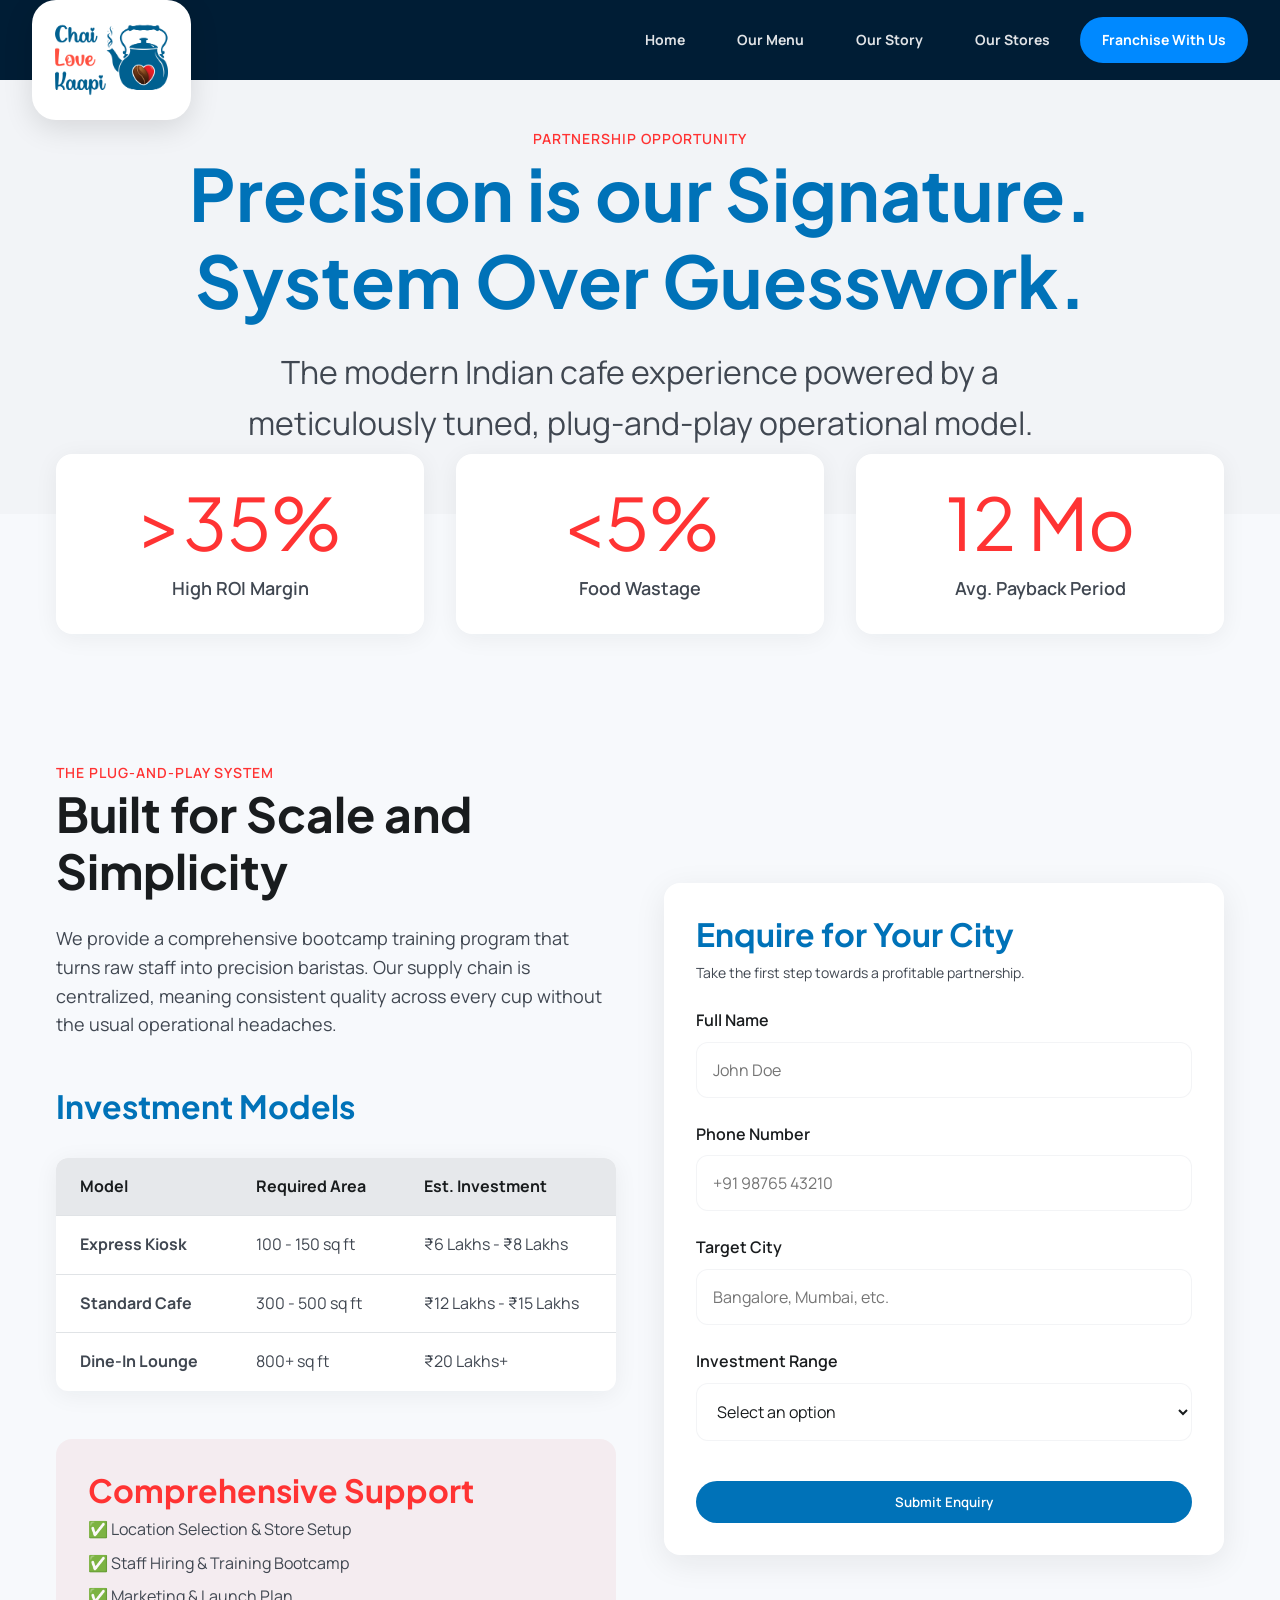
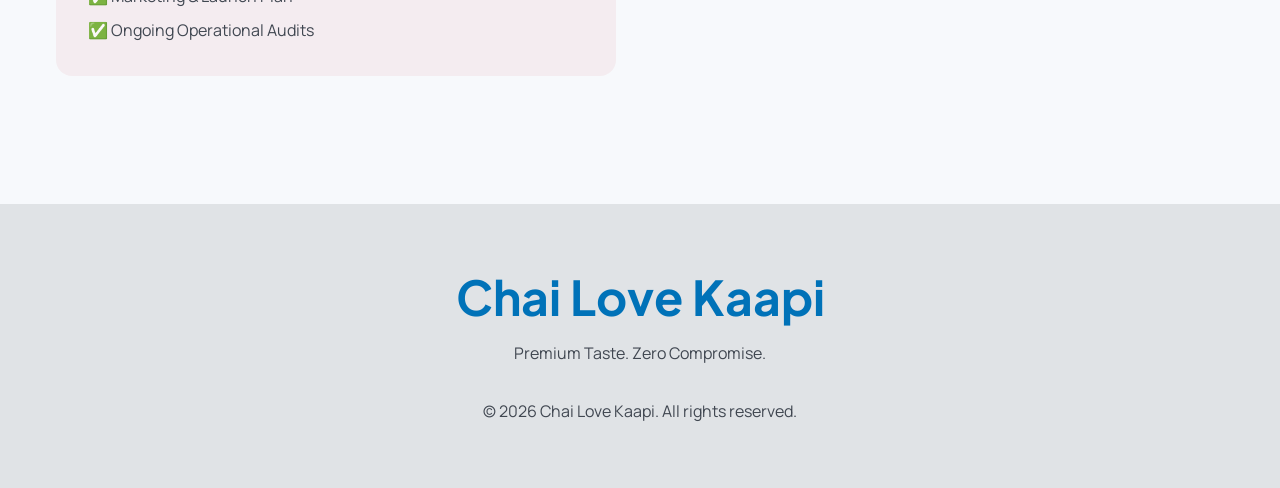
<file: franchise/index.html>
<!DOCTYPE html>
<html lang="en">
<head>
    <meta charset="UTF-8">
    <meta name="viewport" content="width=device-width, initial-scale=1.0">
    <title>Franchise With Us | Chai Love Kaapi</title>
    <link rel="stylesheet" href="../css/design-system.css">
    <link rel="stylesheet" href="../css/styles.css">
    <style>
        .franchise-header {
            background-color: var(--color-surface-container-low);
            padding: calc(var(--spacing-24) + var(--spacing-8)) 0 var(--spacing-16);
            text-align: center;
        }

        .franchise-header h1 {
            color: var(--color-primary);
        }

        .metric-box {
            text-align: center;
            padding: var(--spacing-8);
            background: var(--color-surface-container-lowest);
            border-radius: var(--radius-lg);
            transition: transform 0.3s;
        }

        .metric-box:hover {
            transform: translateY(-4px);
            box-shadow: var(--shadow-ambient-lg);
        }

        .metric-value {
            font-size: var(--font-size-display-lg);
            font-family: var(--font-family-headline);
            color: var(--color-secondary);
            line-height: 1;
            margin-bottom: var(--spacing-4);
        }

        .metric-label {
            font-size: var(--font-size-body-lg);
            font-weight: 600;
        }

        .model-container {
            display: flex;
            flex-wrap: wrap;
            gap: var(--spacing-12);
            align-items: center;
        }

        .model-info, .model-form {
            flex: 1;
            min-width: 300px;
        }

        .investment-table {
            width: 100%;
            border-collapse: collapse;
            margin-top: var(--spacing-8);
            background: var(--color-surface-container-lowest);
            border-radius: var(--radius-md);
            overflow: hidden;
            box-shadow: var(--shadow-ambient);
        }

        .investment-table th, .investment-table td {
            padding: var(--spacing-4) var(--spacing-6);
            text-align: left;
            border-bottom: 1px solid var(--color-surface-container-highest);
        }

        .investment-table th {
            background-color: var(--color-surface-container-high);
            font-weight: 700;
            color: var(--color-on-surface);
        }

        .investment-table tr:last-child td {
            border-bottom: none;
        }

        .sticky-form-wrapper {
            position: sticky;
            top: 100px;
            background: var(--color-surface-container-lowest);
            padding: var(--spacing-8);
            border-radius: var(--radius-lg);
            box-shadow: var(--shadow-ambient-lg);
        }

        .form-group {
            margin-bottom: var(--spacing-6);
        }

        .form-group label {
            display: block;
            margin-bottom: var(--spacing-2);
            font-family: var(--font-family-body);
            font-weight: 600;
            color: var(--color-on-surface);
        }
        
    </style>
</head>
<body>

    <!-- Navigation -->
    <nav class="glass-nav">
        <div class="logo">
            <a href="../">
                <img src="../images/logo.png" alt="Chai Love Kaapi Logo" class="protruding-logo">
            </a>
        </div>
        <button class="mobile-menu-btn" aria-label="Toggle menu">☰</button>
        <div class="nav-links">
            <a href="../" class="nav-item">Home</a>
            <a href="../menu/" class="nav-item">Our Menu</a>
            <a href="../story/" class="nav-item">Our Story</a>
            <a href="../stores/" class="nav-item">Our Stores</a>
            <a href="./" class="nav-item active">Franchise With Us</a>
        </div>
    </nav>

    <!-- Header Section -->
    <header class="franchise-header">
        <div class="container">
            <p class="label-md">Partnership Opportunity</p>
            <h1>Precision is our Signature.<br>System Over Guesswork.</h1>
            <p style="font-size: var(--font-size-title-lg); max-width: 800px; margin: var(--spacing-6) auto 0;">
                The modern Indian cafe experience powered by a meticulously tuned, plug-and-play operational model.
            </p>
        </div>
    </header>

    <!-- Metrics -->
    <section class="container" style="margin-top: -60px; position: relative; z-index: 10;">
        <div class="grid grid-3">
            <div class="metric-box ambient-shadow">
                <div class="metric-value">>35%</div>
                <div class="metric-label">High ROI Margin</div>
            </div>
            <div class="metric-box ambient-shadow">
                <div class="metric-value">&lt;5%</div>
                <div class="metric-label">Food Wastage</div>
            </div>
            <div class="metric-box ambient-shadow">
                <div class="metric-value">12 Mo</div>
                <div class="metric-label">Avg. Payback Period</div>
            </div>
        </div>
    </section>

    <!-- Two Column Layout: Model Info & sticky Form -->
    <section class="container py-20 mt-12">
        <div class="model-container">
            
            <div class="model-info">
                <p class="label-md">The Plug-and-Play System</p>
                <h2 style="margin-bottom: var(--spacing-6);">Built for Scale and Simplicity</h2>
                <p style="font-size: var(--font-size-body-lg); margin-bottom: var(--spacing-8);">
                    We provide a comprehensive bootcamp training program that turns raw staff into precision baristas. Our supply chain is centralized, meaning consistent quality across every cup without the usual operational headaches.
                </p>

                <h3 style="color: var(--color-primary); margin-top: var(--spacing-12); margin-bottom: var(--spacing-4);">Investment Models</h3>
                <table class="investment-table">
                    <thead>
                        <tr>
                            <th>Model</th>
                            <th>Required Area</th>
                            <th>Est. Investment</th>
                        </tr>
                    </thead>
                    <tbody>
                        <tr>
                            <td><strong>Express Kiosk</strong></td>
                            <td>100 - 150 sq ft</td>
                            <td>₹6 Lakhs - ₹8 Lakhs</td>
                        </tr>
                        <tr>
                            <td><strong>Standard Cafe</strong></td>
                            <td>300 - 500 sq ft</td>
                            <td>₹12 Lakhs - ₹15 Lakhs</td>
                        </tr>
                        <tr>
                            <td><strong>Dine-In Lounge</strong></td>
                            <td>800+ sq ft</td>
                            <td>₹20 Lakhs+</td>
                        </tr>
                    </tbody>
                </table>
                
                <div style="margin-top: var(--spacing-12); padding: var(--spacing-8); background-color: rgba(184, 17, 32, 0.05); border-radius: var(--radius-lg);">
                    <h3 style="color: var(--color-secondary); margin-bottom: var(--spacing-2);">Comprehensive Support</h3>
                    <ul style="list-style: none; padding: 0;">
                        <li style="margin-bottom: var(--spacing-2);">✅ Location Selection & Store Setup</li>
                        <li style="margin-bottom: var(--spacing-2);">✅ Staff Hiring & Training Bootcamp</li>
                        <li style="margin-bottom: var(--spacing-2);">✅ Marketing & Launch Plan</li>
                        <li style="margin-bottom: 0;">✅ Ongoing Operational Audits</li>
                    </ul>
                </div>
            </div>

            <div class="model-form">
                <div class="sticky-form-wrapper">
                    <h3 style="margin-bottom: var(--spacing-2); color: var(--color-primary);">Enquire for Your City</h3>
                    <p style="margin-bottom: var(--spacing-6); font-size: var(--font-size-label-md);">Take the first step towards a profitable partnership.</p>
                    
                    <form action="#" method="POST" onsubmit="event.preventDefault(); alert('Form submitted! We will contact you shortly.');">
                        <div class="form-group">
                            <label for="name">Full Name</label>
                            <input type="text" id="name" class="ghost-input" required placeholder="John Doe">
                        </div>
                        <div class="form-group">
                            <label for="phone">Phone Number</label>
                            <input type="tel" id="phone" class="ghost-input" required placeholder="+91 98765 43210">
                        </div>
                        <div class="form-group">
                            <label for="city">Target City</label>
                            <input type="text" id="city" class="ghost-input" required placeholder="Bangalore, Mumbai, etc.">
                        </div>
                        <div class="form-group">
                            <label for="investment">Investment Range</label>
                            <select id="investment" class="ghost-input" required>
                                <option value="" disabled selected>Select an option</option>
                                <option value="kiosk">₹6L - ₹8L (Kiosk)</option>
                                <option value="standard">₹12L - ₹15L (Standard)</option>
                                <option value="dinein">₹20L+ (Dine-in)</option>
                            </select>
                        </div>
                        <button type="submit" class="btn btn-primary" style="width: 100%; margin-top: var(--spacing-4);">Submit Enquiry</button>
                    </form>
                </div>
            </div>

        </div>
    </section>

    <!-- Simple Footer -->
    <footer style="background-color: var(--color-surface-container-highest); padding: var(--spacing-16) 0; margin-top: var(--spacing-12); text-align: center;">
        <div class="container">
            <h2 style="color: var(--color-primary); margin-bottom: var(--spacing-4);">Chai Love Kaapi</h2>
            <p>Premium Taste. Zero Compromise.</p>
            <div style="margin-top: var(--spacing-8); color: var(--color-on-surface-variant);">
                &copy; 2026 Chai Love Kaapi. All rights reserved.
            </div>
        </div>
    </footer>

    <script src="../js/app.js"></script>
</body>
</html>
</file>
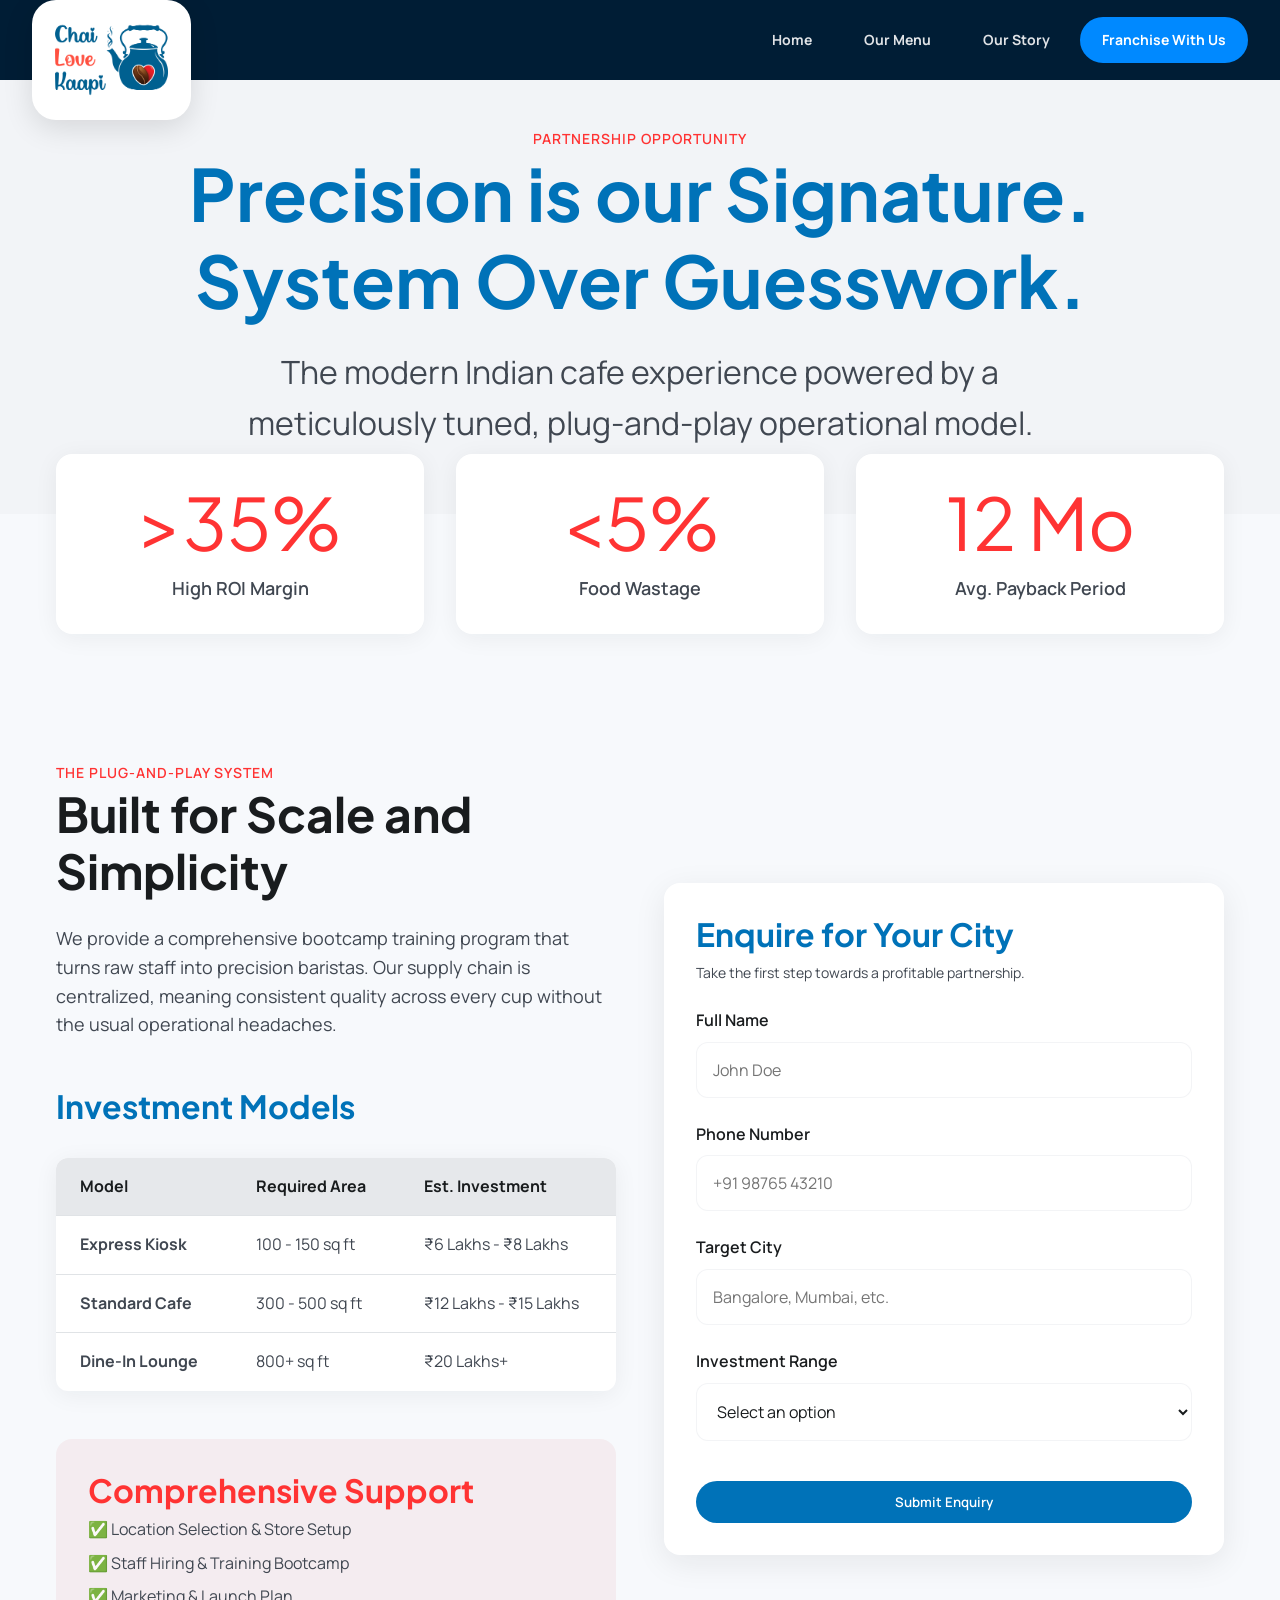
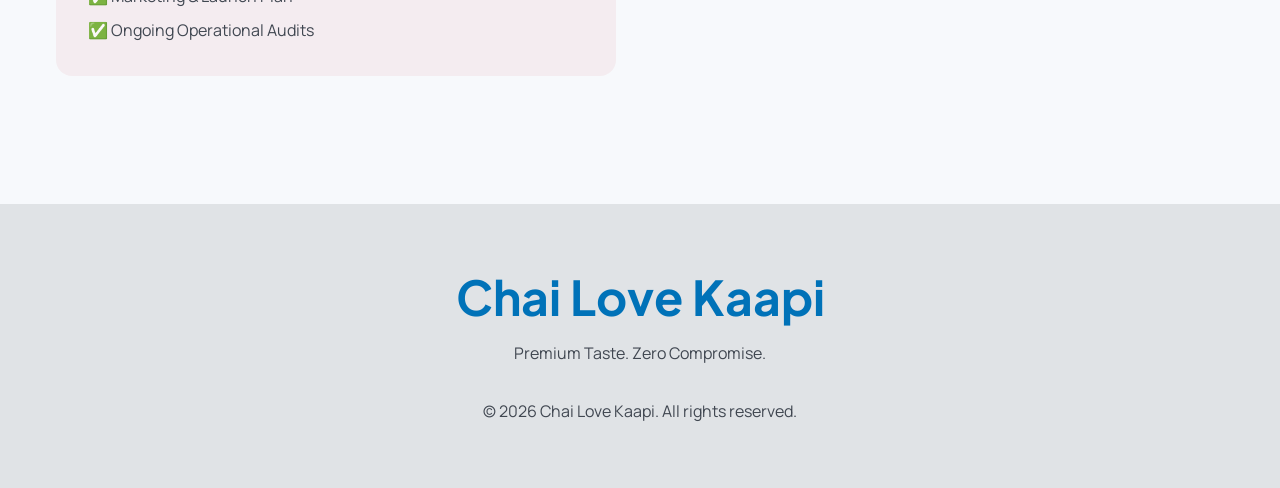
<file: franchise.html>
<!DOCTYPE html>
<html lang="en">
<head>
    <meta charset="UTF-8">
    <meta name="viewport" content="width=device-width, initial-scale=1.0">
    <title>Franchise With Us | Chai Love Kaapi</title>
    <link rel="stylesheet" href="css/design-system.css">
    <link rel="stylesheet" href="css/styles.css">
    <style>
        .franchise-header {
            background-color: var(--color-surface-container-low);
            padding: calc(var(--spacing-24) + var(--spacing-8)) 0 var(--spacing-16);
            text-align: center;
        }

        .franchise-header h1 {
            color: var(--color-primary);
        }

        .metric-box {
            text-align: center;
            padding: var(--spacing-8);
            background: var(--color-surface-container-lowest);
            border-radius: var(--radius-lg);
            transition: transform 0.3s;
        }

        .metric-box:hover {
            transform: translateY(-4px);
            box-shadow: var(--shadow-ambient-lg);
        }

        .metric-value {
            font-size: var(--font-size-display-lg);
            font-family: var(--font-family-headline);
            color: var(--color-secondary);
            line-height: 1;
            margin-bottom: var(--spacing-4);
        }

        .metric-label {
            font-size: var(--font-size-body-lg);
            font-weight: 600;
        }

        .model-container {
            display: flex;
            flex-wrap: wrap;
            gap: var(--spacing-12);
            align-items: center;
        }

        .model-info, .model-form {
            flex: 1;
            min-width: 300px;
        }

        .investment-table {
            width: 100%;
            border-collapse: collapse;
            margin-top: var(--spacing-8);
            background: var(--color-surface-container-lowest);
            border-radius: var(--radius-md);
            overflow: hidden;
            box-shadow: var(--shadow-ambient);
        }

        .investment-table th, .investment-table td {
            padding: var(--spacing-4) var(--spacing-6);
            text-align: left;
            border-bottom: 1px solid var(--color-surface-container-highest);
        }

        .investment-table th {
            background-color: var(--color-surface-container-high);
            font-weight: 700;
            color: var(--color-on-surface);
        }

        .investment-table tr:last-child td {
            border-bottom: none;
        }

        .sticky-form-wrapper {
            position: sticky;
            top: 100px;
            background: var(--color-surface-container-lowest);
            padding: var(--spacing-8);
            border-radius: var(--radius-lg);
            box-shadow: var(--shadow-ambient-lg);
        }

        .form-group {
            margin-bottom: var(--spacing-6);
        }

        .form-group label {
            display: block;
            margin-bottom: var(--spacing-2);
            font-family: var(--font-family-body);
            font-weight: 600;
            color: var(--color-on-surface);
        }
        
    </style>
</head>
<body>

    <!-- Navigation -->
    <nav class="glass-nav">
        <div class="logo">
            <a href="index.html">
                <img src="images/logo.png" alt="Chai Love Kaapi Logo" class="protruding-logo">
            </a>
        </div>
        <div class="nav-links">
            <a href="index.html" class="nav-item">Home</a>
            <a href="menu.html" class="nav-item">Our Menu</a>
            <a href="story.html" class="nav-item">Our Story</a>
            <a href="franchise.html" class="nav-item active">Franchise With Us</a>
        </div>
    </nav>

    <!-- Header Section -->
    <header class="franchise-header">
        <div class="container">
            <p class="label-md">Partnership Opportunity</p>
            <h1>Precision is our Signature.<br>System Over Guesswork.</h1>
            <p style="font-size: var(--font-size-title-lg); max-width: 800px; margin: var(--spacing-6) auto 0;">
                The modern Indian cafe experience powered by a meticulously tuned, plug-and-play operational model.
            </p>
        </div>
    </header>

    <!-- Metrics -->
    <section class="container" style="margin-top: -60px; position: relative; z-index: 10;">
        <div class="grid grid-3">
            <div class="metric-box ambient-shadow">
                <div class="metric-value">>35%</div>
                <div class="metric-label">High ROI Margin</div>
            </div>
            <div class="metric-box ambient-shadow">
                <div class="metric-value">&lt;5%</div>
                <div class="metric-label">Food Wastage</div>
            </div>
            <div class="metric-box ambient-shadow">
                <div class="metric-value">12 Mo</div>
                <div class="metric-label">Avg. Payback Period</div>
            </div>
        </div>
    </section>

    <!-- Two Column Layout: Model Info & sticky Form -->
    <section class="container py-20 mt-12">
        <div class="model-container">
            
            <div class="model-info">
                <p class="label-md">The Plug-and-Play System</p>
                <h2 style="margin-bottom: var(--spacing-6);">Built for Scale and Simplicity</h2>
                <p style="font-size: var(--font-size-body-lg); margin-bottom: var(--spacing-8);">
                    We provide a comprehensive bootcamp training program that turns raw staff into precision baristas. Our supply chain is centralized, meaning consistent quality across every cup without the usual operational headaches.
                </p>

                <h3 style="color: var(--color-primary); margin-top: var(--spacing-12); margin-bottom: var(--spacing-4);">Investment Models</h3>
                <table class="investment-table">
                    <thead>
                        <tr>
                            <th>Model</th>
                            <th>Required Area</th>
                            <th>Est. Investment</th>
                        </tr>
                    </thead>
                    <tbody>
                        <tr>
                            <td><strong>Express Kiosk</strong></td>
                            <td>100 - 150 sq ft</td>
                            <td>₹6 Lakhs - ₹8 Lakhs</td>
                        </tr>
                        <tr>
                            <td><strong>Standard Cafe</strong></td>
                            <td>300 - 500 sq ft</td>
                            <td>₹12 Lakhs - ₹15 Lakhs</td>
                        </tr>
                        <tr>
                            <td><strong>Dine-In Lounge</strong></td>
                            <td>800+ sq ft</td>
                            <td>₹20 Lakhs+</td>
                        </tr>
                    </tbody>
                </table>
                
                <div style="margin-top: var(--spacing-12); padding: var(--spacing-8); background-color: rgba(184, 17, 32, 0.05); border-radius: var(--radius-lg);">
                    <h3 style="color: var(--color-secondary); margin-bottom: var(--spacing-2);">Comprehensive Support</h3>
                    <ul style="list-style: none; padding: 0;">
                        <li style="margin-bottom: var(--spacing-2);">✅ Location Selection & Store Setup</li>
                        <li style="margin-bottom: var(--spacing-2);">✅ Staff Hiring & Training Bootcamp</li>
                        <li style="margin-bottom: var(--spacing-2);">✅ Marketing & Launch Plan</li>
                        <li style="margin-bottom: 0;">✅ Ongoing Operational Audits</li>
                    </ul>
                </div>
            </div>

            <div class="model-form">
                <div class="sticky-form-wrapper">
                    <h3 style="margin-bottom: var(--spacing-2); color: var(--color-primary);">Enquire for Your City</h3>
                    <p style="margin-bottom: var(--spacing-6); font-size: var(--font-size-label-md);">Take the first step towards a profitable partnership.</p>
                    
                    <form action="#" method="POST" onsubmit="event.preventDefault(); alert('Form submitted! We will contact you shortly.');">
                        <div class="form-group">
                            <label for="name">Full Name</label>
                            <input type="text" id="name" class="ghost-input" required placeholder="John Doe">
                        </div>
                        <div class="form-group">
                            <label for="phone">Phone Number</label>
                            <input type="tel" id="phone" class="ghost-input" required placeholder="+91 98765 43210">
                        </div>
                        <div class="form-group">
                            <label for="city">Target City</label>
                            <input type="text" id="city" class="ghost-input" required placeholder="Bangalore, Mumbai, etc.">
                        </div>
                        <div class="form-group">
                            <label for="investment">Investment Range</label>
                            <select id="investment" class="ghost-input" required>
                                <option value="" disabled selected>Select an option</option>
                                <option value="kiosk">₹6L - ₹8L (Kiosk)</option>
                                <option value="standard">₹12L - ₹15L (Standard)</option>
                                <option value="dinein">₹20L+ (Dine-in)</option>
                            </select>
                        </div>
                        <button type="submit" class="btn btn-primary" style="width: 100%; margin-top: var(--spacing-4);">Submit Enquiry</button>
                    </form>
                </div>
            </div>

        </div>
    </section>

    <!-- Simple Footer -->
    <footer style="background-color: var(--color-surface-container-highest); padding: var(--spacing-16) 0; margin-top: var(--spacing-12); text-align: center;">
        <div class="container">
            <h2 style="color: var(--color-primary); margin-bottom: var(--spacing-4);">Chai Love Kaapi</h2>
            <p>Premium Taste. Zero Compromise.</p>
            <div style="margin-top: var(--spacing-8); color: var(--color-on-surface-variant);">
                &copy; 2026 Chai Love Kaapi. All rights reserved.
            </div>
        </div>
    </footer>

    <script src="js/app.js"></script>
</body>
</html>
</file>
<file: css/design-system.css>
:root {
  /* Colors */
  --color-primary: #0072B8;
  --color-primary-container: #0089ff;
  /* adjusted to be a variant of new blue */
  --color-on-primary: #ffffff;
  --color-secondary: #FF3333;
  --color-secondary-container: #ff6666;
  /* adjusted to be a variant of new red */
  --color-on-secondary: #ffffff;
  --color-surface: #f7f9fc;
  --color-surface-container-lowest: #ffffff;
  --color-surface-container-low: #f2f4f7;
  --color-surface-container: #eceef1;
  --color-surface-container-high: #e6e8eb;
  --color-surface-container-highest: #e0e3e6;
  --color-on-surface: #191c1e;
  --color-on-surface-variant: #404751;
  --color-outline: #717882;
  --color-outline-variant: #c0c7d3;

  --color-on-secondary-fixed-variant: #FF3333;
  /* sophisticated red */

  /* Typography */
  --font-family-headline: 'Plus Jakarta Sans', sans-serif;
  --font-family-body: 'Manrope', sans-serif;

  /* Typography Scale */
  --font-size-display-lg: clamp(3rem, 5vw + 1rem, 4.5rem);
  --font-size-headline-lg: clamp(2rem, 3vw + 1rem, 3rem);
  --font-size-title-lg: clamp(1.5rem, 2vw + 1rem, 2rem);
  --font-size-body-lg: 1.125rem;
  --font-size-body-md: 1rem;
  --font-size-label-md: 0.875rem;

  /* Spacing */
  --spacing-2: 0.5rem;
  --spacing-4: 1rem;
  --spacing-6: 1.5rem;
  --spacing-8: 2rem;
  --spacing-12: 3rem;
  --spacing-16: 4rem;
  --spacing-20: 5rem;
  --spacing-24: 6rem;

  /* Elevation (Ambient Shadows & Glassmorphism) */
  --shadow-ambient: 0 4px 24px rgba(25, 28, 30, 0.06);
  --shadow-ambient-lg: 0 8px 32px rgba(25, 28, 30, 0.08);

  /* Border Radius Constraints (Tonal Layering Rule) */
  --radius-sm: 0.5rem;
  --radius-md: 0.75rem;
  --radius-lg: 1rem;
  --radius-xl: 1.5rem;
  /* Used for buttons */
}
</file>
<file: css/styles.css>
/* Global Fonts Import */
@import url('https://fonts.googleapis.com/css2?family=Manrope:wght@400;500;600;700&family=Plus+Jakarta+Sans:wght@500;600;700;800&display=swap');

/* Reset and Base Styles */
* {
  margin: 0;
  padding: 0;
  box-sizing: border-box;
}

body {
  font-family: var(--font-family-body);
  color: var(--color-on-surface-variant);
  background-color: var(--color-surface);
  line-height: 1.6;
  -webkit-font-smoothing: antialiased;
}

h1,
h2,
h3,
h4,
h5,
h6 {
  font-family: var(--font-family-headline);
  color: var(--color-on-surface);
  line-height: 1.2;
}

h1 {
  font-size: var(--font-size-display-lg);
}

h2 {
  font-size: var(--font-size-headline-lg);
}

h3 {
  font-size: var(--font-size-title-lg);
}

h3.category-title {
  color: var(--color-primary);
}

a {
  text-decoration: none;
  color: inherit;
}

/* Base Components & Rules */

/* 1. The "No-Line" Rule - strict layout without borders */
.surface-card {
  background-color: var(--color-surface-container-lowest);
  border-radius: var(--radius-lg);
  padding: var(--spacing-8);
  /* no border, soft tonal lift */
}

.surface-zone {
  background-color: var(--color-surface-container-low);
  padding: var(--spacing-16) var(--spacing-8);
}

/* 2. Glassmorphism & Elevation */
.glass-nav {
  position: fixed;
  top: 0;
  width: 100%;
  height: 80px;
  /* Fixed height for single-line nav */
  z-index: 1000;
  background-color: var(--color-primary-fixed-variant, rgb(0, 29, 53));
  padding: 0 var(--spacing-8);
  display: flex;
  justify-content: space-between;
  align-items: center;
  transition: all 0.3s cubic-bezier(0.4, 0, 0.2, 1);
}

.glass-nav.scrolled {
  height: 70px;
  background-color: var(--color-primary-fixed-variant, rgb(0, 29, 53));
  box-shadow: 0 4px 24px rgba(0, 0, 0, 0.4);
}

.ambient-shadow {
  box-shadow: var(--shadow-ambient);
}

/* 3. Navigation Links (Uniform Style) */
.nav-links {
  display: flex;
  align-items: center;
  gap: var(--spacing-2);
}

.nav-item {
  padding: 0.6rem 1.25rem;
  font-family: var(--font-family-body);
  font-weight: 700;
  font-size: var(--font-size-label-md);
  color: var(--color-surface-container-highest);
  border-radius: var(--radius-xl);
  transition: all 0.3s ease;
  display: inline-flex;
  align-items: center;
  justify-content: center;
  text-decoration: none;
  border: 2px solid transparent;
}

.nav-item:hover {
  background-color: rgba(255, 255, 255, 0.1);
  color: white;
}

.nav-item.active {
  background-color: var(--color-primary-container);
  color: white;
  border-color: var(--color-primary-container);
}

/* 4. Logo & Protruding Effect */
.logo {
  position: relative;
  height: 100%;
  display: flex;
  align-items: center;
}

.logo a {
  display: flex;
  align-items: center;
  height: 100%;
}

.logo img.protruding-logo {
  height: 120px;
  /* Large height to protrude */
  width: auto;
  position: relative;
  top: 20px;
  /* Protrude downward */
  border-radius: 24px;
  /* Curved borders as per user request */
  background: white;
  box-shadow: 0 8px 30px rgba(0, 0, 0, 0.12);
  z-index: 1001;
  transition: all 0.3s cubic-bezier(0.175, 0.885, 0.32, 1.275);
}

.glass-nav.scrolled img.protruding-logo {
  height: 100px;
  top: 10px;
  box-shadow: 0 4px 20px rgba(0, 0, 0, 0.1);
}

/* Mobile Menu Responsive Styles */
.mobile-menu-btn {
  display: none;
  background: none;
  border: none;
  color: white;
  font-size: 2rem;
  cursor: pointer;
  z-index: 1001;
}

@media (max-width: 768px) {
  .mobile-menu-btn {
    display: block;
  }
  
  .nav-links {
    position: fixed;
    top: 80px;
    left: 0;
    width: 100%;
    height: calc(100vh - 80px);
    background-color: var(--color-primary-fixed-variant, rgb(0, 29, 53));
    flex-direction: column;
    justify-content: flex-start;
    padding-top: var(--spacing-16);
    gap: var(--spacing-6);
    transform: translateY(-100%);
    opacity: 0;
    transition: transform 0.3s ease-in-out, opacity 0.3s ease-in-out;
    pointer-events: none;
  }
  
  .nav-links.active {
    transform: translateY(0);
    opacity: 1;
    pointer-events: auto;
  }

  .nav-item {
    font-size: 1.25rem;
    width: 80%;
  }
}

/* 4. Buttons */
.btn {
  display: inline-flex;
  align-items: center;
  justify-content: center;
  padding: 0.75rem 1.5rem;
  border-radius: var(--radius-xl);
  font-family: var(--font-family-body);
  font-weight: 600;
  cursor: pointer;
  transition: all 0.3s ease;
  border: none;
}

.btn-primary {
  background-color: var(--color-primary);
  color: var(--color-on-primary);
}

.btn-primary:hover {
  background: linear-gradient(to right, var(--color-primary), var(--color-primary-container));
  transform: translateY(-2px);
  box-shadow: var(--shadow-ambient-lg);
}

.btn-secondary {
  background-color: var(--color-secondary);
  color: var(--color-on-secondary);
}

.btn-secondary:hover {
  background: linear-gradient(to right, var(--color-secondary), var(--color-secondary-container));
  transform: translateY(-2px);
  box-shadow: var(--shadow-ambient-lg);
}

.btn-outline {
  background: transparent;
  color: var(--color-on-primary);
  border: 2px solid var(--color-on-primary);
}

.btn-outline:hover {
  background-color: var(--color-on-primary);
  color: var(--color-primary);
}

/* Layout Utilities */
.container {
  max-width: 1200px;
  margin: 0 auto;
  padding: 0 var(--spacing-4);
}

.grid {
  display: grid;
  gap: var(--spacing-8);
}

.grid-3 {
  grid-template-columns: repeat(auto-fit, minmax(300px, 1fr));
}

.grid-4 {
  grid-template-columns: repeat(auto-fit, minmax(250px, 1fr));
}

.grid-2 {
  grid-template-columns: repeat(auto-fit, minmax(400px, 1fr));
}

/* Spacing Helpers */
.mt-12 {
  margin-top: var(--spacing-12);
}

.mb-12 {
  margin-bottom: var(--spacing-12);
}

.py-20 {
  padding-top: var(--spacing-20);
  padding-bottom: var(--spacing-20);
}

/* Typography Helpers */
.text-center {
  text-align: center;
}

.text-primary {
  color: var(--color-primary);
}

.text-white {
  color: var(--color-surface-container-lowest);
}

.label-md {
  font-size: var(--font-size-label-md);
  color: var(--color-on-secondary-fixed-variant);
  font-weight: 600;
  text-transform: uppercase;
  letter-spacing: 1px;
}

/* Ghost Border for Inputs */
.ghost-input {
  background-color: var(--color-surface-container-lowest);
  border: 1px solid rgba(192, 199, 211, 0.2);
  /* 20% opacity outline-variant */
  padding: 1rem;
  border-radius: var(--radius-md);
  width: 100%;
  font-family: var(--font-family-body);
  font-size: var(--font-size-body-md);
  color: var(--color-on-surface);
  transition: all 0.3s ease;
}

.ghost-input:focus {
  outline: none;
  border-color: rgba(192, 199, 211, 0.8);
  box-shadow: var(--shadow-ambient);
}

/* Floating Order Bar */
.floating-order-bar {
  position: fixed;
  bottom: var(--spacing-6);
  left: 50%;
  transform: translateX(-50%);
  background-color: rgba(255, 255, 255, 0.8);
  backdrop-filter: blur(16px);
  -webkit-backdrop-filter: blur(16px);
  padding: var(--spacing-4) var(--spacing-8);
  border-radius: var(--radius-xl);
  box-shadow: var(--shadow-ambient-lg);
  display: flex;
  align-items: center;
  gap: var(--spacing-8);
  z-index: 1000;
  width: 90%;
  max-width: 600px;
  justify-content: space-between;
}

@media (max-width: 768px) {
  .floating-order-bar {
    width: 95%;
    padding: var(--spacing-4);
    bottom: var(--spacing-4);
  }
}
</file>
